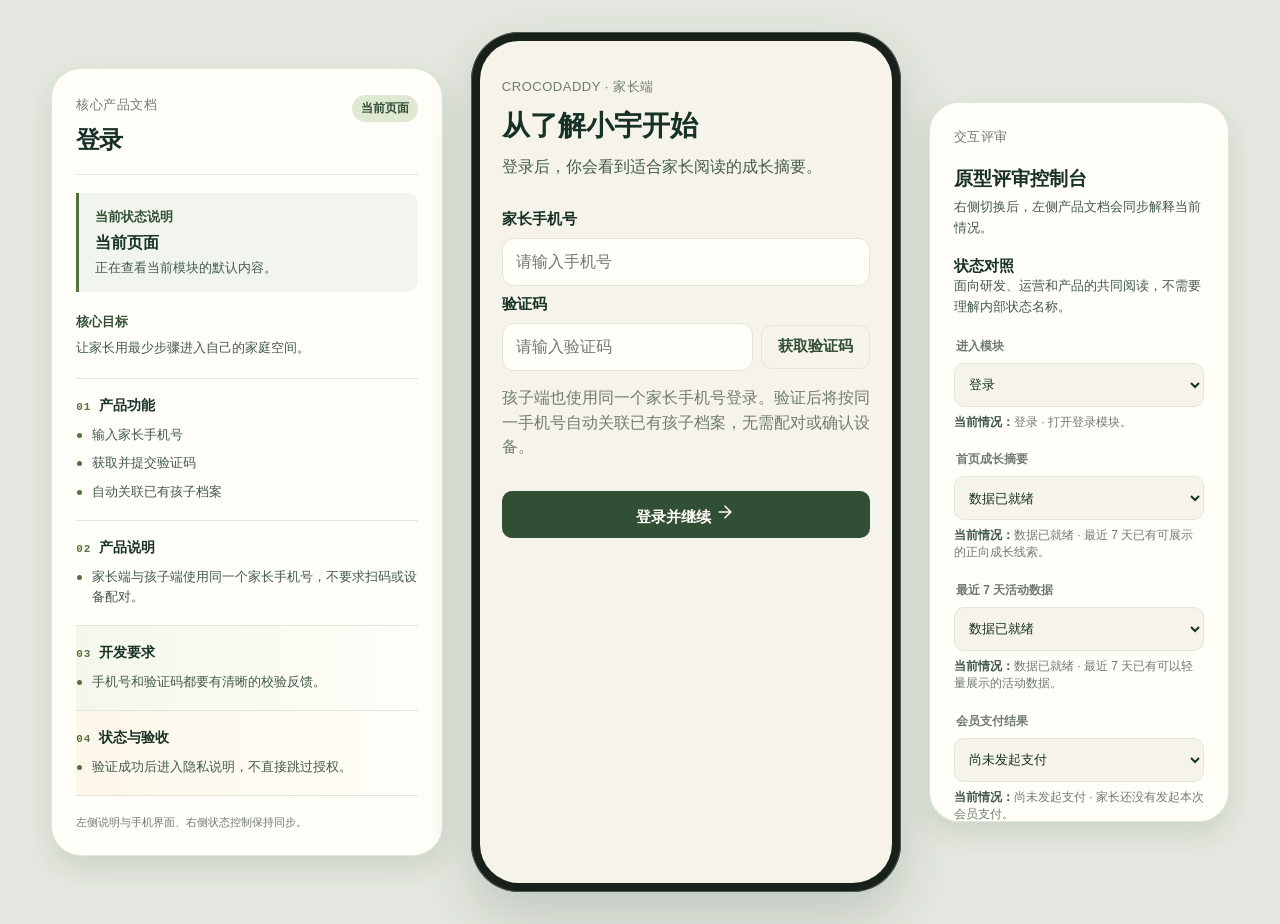
<file: prototype/index.html>
<!doctype html>
<html lang="zh-CN">
  <head>
    <meta charset="UTF-8" />
    <meta name="viewport" content="width=device-width, initial-scale=1" />
    <meta name="theme-color" content="#f6f4ea" />
    <title>CrocoDaddy 家长端原型</title>
    <link rel="stylesheet" href="./styles/tokens.css" />
    <link rel="stylesheet" href="./styles/shell.css" />
    <link rel="stylesheet" href="./styles/components.css" />
    <link rel="stylesheet" href="./styles/screens.css" />
  </head>
  <body>
    <main class="prototype-stage">
      <aside id="product-doc-panel" class="product-doc-panel" aria-label="核心产品文档"></aside>
      <section class="device" aria-label="CrocoDaddy 家长端手机原型">
        <div id="app" class="device__screen" aria-live="polite"></div>
      </section>
      <aside id="review-panel" class="review-panel" aria-label="原型评审控制台"></aside>
    </main>
    <script type="module" src="./src/app.mjs?v=20260918-6"></script>
  </body>
</html>
</file>
<file: prototype/styles/tokens.css>
:root {
  --ink: #183126; --ink-soft: #425a4c; --muted: #6f7b71; --brand: #56723c; --brand-deep: #304f35;
  --sage: #dfe8d2; --cream: #f6f4ea; --paper: #fffef9; --gold: #e7b75d; --line: #dfe6da; --danger: #9b453c;
  --space-1: 4px; --space-2: 8px; --space-3: 12px; --space-4: 16px; --space-5: 20px; --space-6: 24px; --space-8: 32px;
  --touch-target: 44px; --radius-sm: 10px; --radius-md: 18px; --radius-lg: 30px;
  --shadow-sm: 0 3px 10px rgb(38 62 45 / 8%); --shadow-md: 0 12px 28px rgb(38 62 45 / 12%); --shadow-lg: 0 24px 54px rgb(38 62 45 / 18%);
  --font-sans: -apple-system, BlinkMacSystemFont, "SF Pro Text", "PingFang SC", "Noto Sans SC", "Microsoft YaHei", sans-serif;
  --font-size-body-key: 16px;
}
</file>
<file: prototype/styles/shell.css>
* { box-sizing: border-box; }
html, body { margin: 0; min-height: 100%; }
body { color: var(--ink); background: #e4e8e0; font-family: var(--font-sans); font-size: 15px; }
button, input { font: inherit; } button { cursor: pointer; }
.prototype-stage { min-height: 100vh; display: grid; grid-template-columns: minmax(320px, 1fr) minmax(430px, 430px) minmax(280px, 300px); align-items: center; gap: 28px; padding: 32px clamp(20px, 4vw, 56px); }
.product-doc-panel { width: 100%; max-height: min(860px, calc(100vh - 64px)); overflow: auto; border: 1px solid var(--line); border-radius: var(--radius-lg); background: var(--paper); box-shadow: var(--shadow-md); }
.device { width: min(430px, calc(100vw - 32px)); height: min(860px, calc(100vh - 32px)); min-height: 640px; padding: 9px; border-radius: 48px; background: #172019; box-shadow: var(--shadow-lg), inset 0 0 0 1px #4d5a4d; }
.device__screen { width: 100%; height: 100%; overflow-x: hidden; overflow-y: auto; border-radius: 39px; background: var(--cream); }
.review-panel { width: 300px; max-height: min(720px, calc(100vh - 64px)); overflow: auto; padding: 24px; border: 1px solid var(--line); border-radius: var(--radius-lg); background: var(--paper); box-shadow: var(--shadow-md); }
@media (max-width: 1120px) { .prototype-stage { grid-template-columns: minmax(280px, 1fr) minmax(390px, 430px); align-items: start; } .review-panel { grid-column: 1 / -1; width: min(720px, 100%); justify-self: center; max-height: none; } }
@media (max-width: 719px) { .prototype-stage { display: flex; flex-direction: column; align-items: stretch; gap: 16px; padding: 16px; } .product-doc-panel { max-height: none; } .device { align-self: center; height: calc(100vh - 32px); } .review-panel { display: none; } }
@media (prefers-reduced-motion: reduce) { *, *::before, *::after { scroll-behavior: auto !important; transition-duration: .01ms !important; animation-duration: .01ms !important; } }
.app-view, .home-screen, .onboarding { overflow: visible; min-width: 0; padding-bottom: calc(36px + env(safe-area-inset-bottom)); }
</file>
<file: prototype/styles/components.css>
.app-view { min-height: 100%; min-width: 0; padding: 28px 22px calc(36px + env(safe-area-inset-bottom)); overflow: visible; overflow-wrap: anywhere; }
.app-view__main { min-width: 0; }
.app-view__header { display: flex; align-items: flex-start; justify-content: space-between; gap: var(--space-4); margin-bottom: var(--space-6); }
.eyebrow { margin: 0 0 var(--space-2); color: var(--muted); font-size: 13px; letter-spacing: .04em; }
h1, h2, h3, p { margin-top: 0; } h1 { margin-bottom: var(--space-3); font-size: 27px; line-height: 1.25; letter-spacing: -.03em; } h2 { margin-bottom: var(--space-2); font-size: 20px; line-height: 1.35; } p { color: var(--ink-soft); line-height: 1.6; }
.key-body { font-size: var(--font-size-body-key); }
.card { padding: var(--space-5); border: 1px solid rgb(48 79 53 / 8%); border-radius: var(--radius-md); background: var(--paper); box-shadow: var(--shadow-sm); }
.button { min-height: var(--touch-target); padding: 10px 16px; border: 1px solid transparent; border-radius: var(--radius-sm); font-weight: 700; transition: background-color 180ms ease, border-color 180ms ease, color 180ms ease; }
.button:focus-visible, .icon-button:focus-visible, select:focus-visible { outline: 3px solid rgb(231 183 93 / 70%); outline-offset: 2px; }
[data-primary-title]:focus { outline: none; }
.button--primary { color: var(--paper); background: var(--brand-deep); } .button--primary:hover { background: var(--brand); } .button--quiet { color: var(--brand-deep); border-color: var(--line); background: transparent; }
.icon-button { display: inline-grid; min-width: var(--touch-target); min-height: var(--touch-target); place-items: center; padding: 8px; border: 1px solid var(--line); border-radius: 50%; color: var(--ink); background: var(--paper); }
.icon { width: 20px; height: 20px; fill: none; stroke: currentColor; stroke-width: 1.8; stroke-linecap: round; stroke-linejoin: round; }
.primary-nav { display: grid; grid-template-columns: repeat(5, minmax(0, 1fr)); gap: 2px; margin-top: 24px; padding: 5px; border: 1px solid var(--line); border-radius: var(--radius-md); background: rgb(255 254 249 / 80%); }
.primary-nav__item { min-width: 0; min-height: var(--touch-target); display: grid; grid-template-columns: 1fr; grid-template-rows: 20px auto; align-items: center; justify-content: center; gap: 2px; padding: 6px 2px; border: 1px solid transparent; border-radius: 10px; color: var(--ink-soft); background: transparent; font-size: 11px; line-height: 1.15; font-weight: 700; }
.primary-nav__item .icon { justify-self: center; width: 18px; height: 18px; }
.primary-nav__item span { min-width: 0; overflow: hidden; text-overflow: ellipsis; white-space: nowrap; }
.primary-nav__item[aria-current="page"] { border-color: var(--brand); color: var(--brand-deep); background: var(--sage); }
.review-panel h2 { margin: 0 0 6px; font-size: 19px; } .review-panel p { margin-bottom: 18px; font-size: 13px; } .review-group { margin: 20px 0 0; padding: 0; border: 0; } .review-group legend { margin-bottom: 8px; color: var(--muted); font-size: 12px; font-weight: 700; } .review-select { width: 100%; min-height: var(--touch-target); padding: 8px 10px; border: 1px solid var(--line); border-radius: var(--radius-sm); color: var(--ink); background: var(--cream); }
.product-doc { padding: 26px 24px 24px; }
.product-doc__header { display: flex; align-items: flex-start; justify-content: space-between; gap: 14px; padding-bottom: 18px; border-bottom: 1px solid var(--line); }
.product-doc__header h2 { margin: 0; font-size: 24px; letter-spacing: -.03em; }
.product-doc__state { flex: 0 0 auto; padding: 6px 9px; border-radius: 999px; color: var(--brand-deep); background: var(--sage); font-size: 12px; font-weight: 800; line-height: 1.2; }
.product-doc__state--attention { color: #7c4a24; background: #f5e5c6; } .product-doc__state--waiting { color: #50624e; background: #e6ebe0; }
.product-doc__status { margin: 18px 0 20px; padding: 14px 16px; border-left: 3px solid var(--brand); border-radius: 0 var(--radius-sm) var(--radius-sm) 0; background: #f2f5ed; }
.product-doc__status--attention { border-color: var(--gold); background: #fbf4e5; } .product-doc__status--waiting { border-color: #94a88f; background: #f0f3ec; }
.product-doc__status .section-label, .product-doc__purpose .section-label { margin-bottom: 5px; } .product-doc__status strong { display: block; margin-bottom: 4px; color: var(--ink); font-size: 16px; } .product-doc__status p:last-child, .product-doc__purpose p:last-child { margin-bottom: 0; font-size: 13px; line-height: 1.55; }
.product-doc__purpose { padding: 0 0 20px; border-bottom: 1px solid var(--line); }
.product-doc__section { padding: 18px 0; border-bottom: 1px solid var(--line); } .product-doc__section h3 { display: flex; align-items: baseline; gap: 8px; margin: 0 0 10px; color: var(--ink); font-size: 14px; } .product-doc__section h3 span { color: var(--brand); font-family: ui-monospace, SFMono-Regular, Menlo, monospace; font-size: 11px; letter-spacing: .08em; }
.product-doc__section ul { display: grid; gap: 8px; margin: 0; padding: 0; list-style: none; } .product-doc__section li { position: relative; padding-left: 16px; color: var(--ink-soft); font-size: 13px; line-height: 1.55; } .product-doc__section li::before { position: absolute; top: .62em; left: 1px; width: 5px; height: 5px; border-radius: 50%; background: var(--brand); content: ""; }
.product-doc__section--dev { background: linear-gradient(90deg, rgb(223 232 210 / 32%), transparent); } .product-doc__section--acceptance { background: linear-gradient(90deg, rgb(231 183 93 / 10%), transparent); }
.product-doc__footer { margin: 18px 0 0; color: var(--muted); font-size: 11px; line-height: 1.5; }
.review-console .review-current-state { margin: 7px 0 0; color: var(--muted); font-size: 12px; line-height: 1.45; } .review-console .review-current-state strong { color: var(--ink-soft); }
@media (max-width: 719px) { .product-doc { padding: 20px 18px; } .product-doc__header h2 { font-size: 21px; } }
</file>
<file: prototype/styles/screens.css>
.screen-stack { display: grid; gap: var(--space-4); } .screen-note { padding: 14px 16px; border-radius: var(--radius-md); color: var(--ink-soft); background: var(--sage); } .screen-note strong { display: block; margin-bottom: 4px; color: var(--brand-deep); }
.mascot { display: block; width: 154px; max-width: 60%; margin: 0 auto 20px; object-fit: contain; } .home-hero { display: grid; grid-template-columns: 1fr auto; align-items: center; gap: var(--space-3); padding: 20px; border-radius: var(--radius-lg); background: var(--sage); } .home-hero p { margin-bottom: 0; } .home-hero .mascot { width: 120px; margin: 0; }

.home-screen { min-height: 100%; min-width: 0; padding: 26px 20px calc(36px + env(safe-area-inset-bottom)); overflow: visible; overflow-wrap: anywhere; }
.home-header { display: flex; align-items: flex-start; justify-content: space-between; gap: 16px; margin-bottom: 18px; }
.home-header h1 { margin: 0; font-size: 27px; }
.mentor-entry { position: relative; min-height: 286px; overflow: hidden; padding: 24px 20px; border-radius: 30px; background: linear-gradient(140deg, #dfe8d2 0%, #cbdcad 100%); box-shadow: var(--shadow-md); }
.mentor-copy { position: relative; z-index: 1; width: 66%; }
.mentor-chip { display: inline-flex; align-items: center; min-height: 32px; padding: 6px 11px; border-radius: 999px; color: var(--brand-deep); background: rgb(255 255 255 / 72%); font-size: 13px; font-weight: 700; }
.mentor-chip::before { content: ""; width: 7px; height: 7px; margin-right: 7px; border-radius: 50%; background: #73934d; box-shadow: 0 0 0 4px rgb(115 147 77 / 16%); }
.mentor-entry h2 { margin: 15px 0 8px; font-size: 27px; line-height: 1.25; }
.mentor-entry p { margin-bottom: 16px; font-size: 16px; line-height: 1.55; }
.mentor-entry .button { position: relative; z-index: 3; }
.mentor-avatar { position: absolute; right: -16px; bottom: 0; z-index: 0; width: 180px; height: 210px; object-fit: contain; object-position: bottom center; filter: drop-shadow(0 12px 15px rgb(36 55 36 / 15%)); }
.summary-label, .status-kicker { color: var(--muted); font-size: 13px; font-weight: 700; }
.ready-content { display: grid; gap: 12px; margin-top: 20px; }
.home-ready-state { display: flex; align-items: center; gap: 6px; min-height: 26px; padding: 0 3px; color: var(--muted); font-size: 12px; }
.home-ready-state strong { color: var(--brand-deep); font-size: 13px; }
.home-ready-state > span:last-child { margin-left: 3px; }
.home-ready-dot { width: 7px; height: 7px; border-radius: 50%; background: #76a75c; box-shadow: 0 0 0 4px rgb(118 167 92 / 16%); }
.parent-action, .home-status { padding: 18px; border: 1px solid rgb(48 79 53 / 8%); border-radius: 24px; background: var(--paper); box-shadow: var(--shadow-sm); }
.parent-action h3 { margin: 5px 0 3px; font-size: 19px; line-height: 1.35; }
.parent-action p { margin: 0; color: var(--ink-soft); font-size: 16px; line-height: 1.5; }
.parent-action { display: flex; align-items: center; gap: 12px; color: #46381e; background: #f5e8c8; }
.parent-action > .icon:last-child { flex: 0 0 20px; color: #7a6744; }
.action-icon { display: grid; flex: 0 0 48px; width: 48px; height: 48px; place-items: center; border-radius: 16px; color: #5d4a28; background: rgb(255 255 255 / 70%); }
.home-status { margin-top: 20px; }
.home-status h2 { margin: 8px 0; font-size: 21px; }
.status-reason { margin-bottom: 16px; }
.status-next { padding: 13px 14px; border-radius: 15px; background: var(--sage); }
.status-next p { margin: 4px 0 0; color: var(--ink-soft); font-size: 16px; line-height: 1.5; }
.status-recovery { margin-top: 16px; }
.cached-content { margin-top: 14px; padding: 13px 14px; border-left: 3px solid var(--gold); border-radius: 10px; background: #fffaf0; }
.cached-content p { margin: 4px 0; font-size: 16px; }
.cached-content time, .cached-label { color: var(--muted); font-size: 13px; }
.onboarding { min-height: 100%; min-width: 0; padding: 36px 22px calc(36px + env(safe-area-inset-bottom)); overflow: visible; overflow-wrap: anywhere; }
.onboarding h2 { margin: 10px 0; font-size: 28px; line-height: 1.3; }
.onboarding-form { display: grid; gap: 9px; margin-top: 30px; }
.onboarding-form label { color: var(--ink); font-size: 15px; font-weight: 700; }
.onboarding-form input { width: 100%; min-height: 48px; padding: 10px 13px; border: 1px solid var(--line); border-radius: 12px; color: var(--ink); background: var(--paper); font-size: 16px; }
.onboarding-form input:focus-visible { outline: 3px solid rgb(231 183 93 / 70%); outline-offset: 2px; }
.verification-row { display: grid; grid-template-columns: 1fr auto; gap: 8px; align-items: center; }
.form-hint { margin: 6px 0 10px; color: var(--muted); font-size: 16px; line-height: 1.55; }
.onboarding-submit { width: 100%; margin-top: 12px; }
.privacy-list { display: grid; gap: 12px; margin: 28px 0; }
.privacy-item { display: flex; gap: 12px; padding: 16px; border-radius: 18px; background: var(--sage); }
.privacy-item p { margin: 0; font-size: 16px; line-height: 1.6; }
.privacy-mark { display: grid; flex: 0 0 28px; width: 28px; height: 28px; place-items: center; border-radius: 9px; color: var(--paper); background: var(--brand-deep); font-weight: 800; }

.insight-screen, .action-screen { padding-bottom: 34px; }
.insight-card, .action-card, .feedback-card { display: grid; gap: 18px; padding: 20px; border: 1px solid rgb(48 79 53 / 8%); border-radius: 24px; background: var(--paper); box-shadow: var(--shadow-sm); }
.evidence-meta { display: grid; grid-template-columns: 1fr 1fr; gap: 8px; padding: 12px; border-radius: 14px; background: var(--sage); font-size: 14px; line-height: 1.45; }
.evidence-meta b, .section-label, .evidence-block b, .suggestion-block b, .say-block b, .opening b { display: block; margin-bottom: 4px; color: var(--brand-deep); font-size: 13px; font-weight: 800; }
.insight-card article { padding-bottom: 4px; border-bottom: 1px solid var(--line); } .insight-card article:last-of-type { border-bottom: 0; }
.accompany-block { padding: 15px; border-radius: 16px; background: #f4e5d0; } .privacy-note { margin: 0; font-size: 14px; color: var(--muted); }
.agent-header { display: flex; align-items: center; gap: 14px; margin-bottom: 16px; } .agent-header img { width: 76px; height: 76px; object-fit: contain; } .agent-header h1 { margin-bottom: 3px; } .agent-online { color: var(--muted); font-size: 13px; }
.quota-card { display: flex; align-items: center; justify-content: space-between; gap: 12px; margin-bottom: 16px; padding: 13px 15px; border-radius: 15px; background: var(--sage); font-size: 14px; } .quota-card strong { color: var(--brand-deep); }
.agent-thread { display: grid; gap: 14px; } .parent-question, .agent-reply, .agent-action-preview { padding: 16px; border-radius: 20px; background: var(--paper); box-shadow: var(--shadow-sm); } .parent-question { background: var(--brand-deep); } .parent-question span, .parent-question p { color: var(--paper); } .parent-question span { font-size: 13px; font-weight: 800; } .parent-question p { margin: 8px 0 0; }
.reply-title { margin-bottom: 8px; color: var(--brand-deep); font-size: 18px; font-weight: 800; } .evidence-block, .suggestion-block, .say-block { margin-top: 13px; padding: 12px; border-radius: 14px; background: #eef2e8; } .say-block { background: #f4e5d0; } .agent-reply p { margin-bottom: 0; } .evidence-block p, .suggestion-block p, .say-block p { font-size: 15px; }
.agent-action-preview { background: #f4e5c4; } .agent-action-preview b, .agent-action-preview span { display: block; } .agent-action-preview span { margin-top: 4px; color: var(--muted); font-size: 13px; } .agent-action-preview p { margin: 10px 0; font-size: 15px; }
.agent-composer { display: grid; gap: 8px; margin: 16px 0; padding: 15px; border: 1px solid var(--line); border-radius: 20px; background: var(--paper); box-shadow: var(--shadow-sm); } .agent-composer h2 { margin: 0; font-size: 18px; } .composer-controls { display: flex; align-items: center; gap: 8px; } .agent-composer textarea { flex: 1; min-height: 48px; max-height: 96px; resize: vertical; padding: 12px 14px; border: 1px solid var(--line); border-radius: 15px; color: var(--ink); background: var(--paper); font: inherit; font-size: 15px; } .agent-composer textarea:focus-visible { outline: 3px solid rgb(231 183 93 / 70%); outline-offset: 2px; } .composer-status { color: var(--brand-deep); font-size: 12px; } .agent-composer .icon-button { border: 0; background: transparent; }
.agent-chat-screen { display: flex; flex-direction: column; min-height: 100%; padding: 0 0 calc(14px + env(safe-area-inset-bottom)); background: #f4f5ef; }
.agent-chat-header { position: sticky; top: 0; z-index: 2; display: flex; align-items: center; gap: 10px; min-height: 72px; padding: 10px 16px; border-bottom: 1px solid var(--line); background: rgb(246 244 234 / 94%); backdrop-filter: blur(16px); }
.agent-chat-header .icon-button { flex: 0 0 44px; min-width: 44px; min-height: 44px; }
.agent-chat-identity { display: flex; align-items: center; flex: 1; min-width: 0; gap: 9px; }
.agent-chat-identity img { width: 36px; height: 36px; border-radius: 50%; object-fit: contain; background: var(--sage); }
.agent-chat-identity h1 { margin: 0; font-size: 17px; }
.agent-chat-screen .agent-online { display: flex; align-items: center; gap: 5px; color: var(--muted); font-size: 11px; }
.agent-chat-screen .agent-online::before { content: ""; width: 6px; height: 6px; border-radius: 50%; background: #76a75c; }
.chat-quota { flex: 0 0 auto; color: var(--muted); font-size: 10px; }
.chat-thread { display: grid; flex: 1 1 auto; gap: 15px; padding: 18px 15px 20px; }
.chat-date { margin: 0; color: var(--muted); text-align: center; font-size: 11px; }
.chat-row { display: flex; gap: 8px; align-items: flex-end; }
.chat-row--user { justify-content: flex-end; }
.chat-row--assistant { justify-content: flex-start; }
.chat-avatar { flex: 0 0 28px; width: 28px; height: 28px; border-radius: 50%; object-fit: contain; background: var(--sage); }
.chat-bubble { max-width: 82%; padding: 11px 13px; border-radius: 19px; box-shadow: 0 2px 8px rgb(38 62 45 / 8%); }
.chat-bubble p { margin: 0; font-size: 15px; line-height: 1.55; }
.chat-bubble p + p { margin-top: 8px; }
.chat-bubble--user { border-bottom-right-radius: 6px; color: var(--paper); background: var(--brand-deep); }
.chat-bubble--user p { color: var(--paper); }
.chat-bubble--assistant { border-bottom-left-radius: 6px; background: var(--paper); }
.chat-bubble--assistant p { color: var(--ink-soft); }
.chat-bubble--action { background: #f4e5d0; }
.chat-action-button { width: 100%; min-height: 44px; margin-top: 10px; }
.agent-chat-screen > .agent-composer { margin: 0 12px; padding: 8px 9px 7px; border: 1px solid var(--line); border-radius: 22px; background: var(--paper); box-shadow: 0 4px 15px rgb(38 62 45 / 10%); }
.agent-chat-screen > .agent-composer h2 { display: none; }
.agent-chat-screen > .agent-composer .composer-controls { gap: 6px; }
.agent-chat-screen > .agent-composer textarea { min-height: 42px; max-height: 100px; padding: 9px 7px; border: 0; background: transparent; }
.agent-chat-screen > .agent-composer textarea:focus-visible { outline: 0; }
.agent-chat-screen > .agent-composer .icon-button { min-width: 40px; min-height: 40px; }
.agent-chat-screen > .agent-composer .composer-status { padding: 0 8px; font-size: 11px; }
.action-card h2 { margin: 0; font-size: 22px; } .action-meta { display: flex; flex-wrap: wrap; gap: 7px; } .action-meta span { padding: 6px 9px; border-radius: 999px; color: var(--brand-deep); background: var(--sage); font-size: 13px; font-weight: 700; } .action-step { display: flex; gap: 10px; align-items: flex-start; margin-top: 10px; } .action-step b { display: grid; flex: 0 0 28px; width: 28px; height: 28px; place-items: center; border-radius: 9px; color: var(--brand-deep); background: var(--sage); } .action-step p { margin: 2px 0 0; font-size: 16px; } .opening { padding: 14px; border-radius: 15px; background: #f4e5d0; } .opening p { margin: 0; } .feedback-card { margin-top: 16px; gap: 11px; } .feedback-card .section-label { margin-bottom: 0; } .feedback-actions { display: grid; grid-template-columns: repeat(3, 1fr); gap: 8px; } .feedback-actions .button { min-height: 48px; padding-inline: 7px; font-size: 13px; } .feedback-confirmation { padding: 10px 12px; border-radius: 12px; color: var(--brand-deep); background: var(--sage); font-size: 14px; }

@media (max-width: 400px) { .app-view { padding-inline: 16px; } .agent-header img { width: 68px; height: 68px; } .feedback-actions { grid-template-columns: 1fr; } }

@media (max-width: 400px) { .home-screen { padding-inline: 16px; } .mentor-copy { width: 72%; } .mentor-avatar { right: -34px; width: 160px; } .mentor-entry h2 { font-size: 24px; } .verification-row { grid-template-columns: 1fr; } }

.notifications-screen, .family-screen, .membership-screen, .parent-growth-screen, .child-profile-screen, .settings-screen, .settings-detail-screen { padding-bottom: 34px; }
.notification-summary, .notification-card, .payment-feedback { padding: 18px; border: 1px solid rgb(48 79 53 / 8%); border-radius: 22px; background: var(--paper); box-shadow: var(--shadow-sm); }
.notification-summary { margin-bottom: 12px; background: var(--sage); } .notification-summary h2 { margin: 6px 0; font-size: 22px; }
.quiet-note { display: flex; gap: 9px; align-items: flex-start; margin: 12px 0; padding: 13px 14px; border-radius: 15px; color: var(--ink-soft); background: #f4e5d0; font-size: 14px; line-height: 1.5; } .quiet-note .icon { flex: 0 0 18px; margin-top: 2px; }
.notification-list { display: grid; gap: 12px; } .notification-card h2 { margin: 7px 0; font-size: 19px; } .notification-card time { color: var(--muted); font-size: 13px; } .notification-card--care { border-left: 4px solid var(--gold); } .notification-kind { color: var(--brand-deep); font-size: 13px; font-weight: 800; }
.review-entry { margin-top: 16px; padding: 14px; border: 1px dashed var(--line); border-radius: 15px; color: var(--muted); font-size: 13px; line-height: 1.5; } .review-entry p { margin: 4px 0 0; font-size: 13px; }
.family-header { margin-bottom: 14px; }
.family-title-block { min-width: 0; }
.parent-avatar { display: grid; flex: 0 0 32px; width: 32px; height: 32px; place-items: center; border: 1px solid rgb(48 79 53 / 10%); border-radius: 11px; color: var(--paper); background: var(--brand-deep); font-size: 14px; font-weight: 900; }
.family-growth-card, .family-profile-card, .family-membership-card { display: grid; width: 100%; min-width: 0; gap: 13px; margin: 0 0 12px; padding: 18px; border: 1px solid rgb(48 79 53 / 8%); border-radius: 24px; color: var(--ink); text-align: left; box-shadow: var(--shadow-sm); transition: transform 180ms ease, box-shadow 180ms ease; }
.family-growth-card:hover, .family-profile-card:hover, .family-membership-card:hover { transform: translateY(-1px); box-shadow: var(--shadow-md); }
.family-growth-card:focus-visible, .family-profile-card:focus-visible, .family-membership-card:focus-visible, .settings-row:focus-visible { outline: 3px solid rgb(231 183 93 / 70%); outline-offset: 2px; }
.family-growth-card { color: var(--paper); background: var(--brand-deep); }
.family-profile-card { background: var(--sage); }
.family-membership-card { background: #f4e5d0; }
.family-growth-top, .family-profile-top, .membership-card-top { display: flex; align-items: center; justify-content: space-between; gap: 12px; }
.family-growth-identity { display: flex; align-items: center; flex: 1; min-width: 0; gap: 9px; }
.family-growth-identity > div { display: grid; min-width: 0; gap: 3px; }
.family-growth-card .parent-avatar { border-color: rgb(255 255 255 / 20%); color: #fff2bd; background: rgb(255 255 255 / 9%); }
.family-parent-name-row { display: flex; align-items: baseline; min-width: 0; gap: 6px; }
.family-parent-name-row strong { overflow: hidden; color: var(--paper); font-size: 14px; line-height: 1.2; text-overflow: ellipsis; white-space: nowrap; }
.family-parent-name-row small { color: rgb(255 254 249 / 62%); font-size: 10px; line-height: 1.2; white-space: nowrap; }
.family-growth-card h2, .family-profile-card h2, .family-membership-card h2 { margin: 4px 0 0; font-size: 21px; }
.family-growth-identity h2 { margin: 0; }
.family-growth-card .summary-label, .family-growth-card .family-card-link { color: #f1c875; }
.family-level-mark { display: grid; flex: 0 0 50px; align-content: center; justify-items: center; width: 50px; height: 50px; border: 1px solid rgb(255 255 255 / 22%); border-radius: 17px; color: #fff2bd; background: rgb(255 255 255 / 9%); }
.family-level-mark strong { font-size: 20px; line-height: 1; }
.family-level-mark small { margin-top: 3px; color: rgb(255 254 249 / 66%); font-size: 9px; font-weight: 700; line-height: 1; }
.family-growth-lead { margin: 0; color: rgb(255 254 249 / 76%); font-size: 14px; line-height: 1.5; }
.family-progress { height: 7px; overflow: hidden; border-radius: 999px; background: rgb(48 79 53 / 14%); }
.family-growth-card .family-progress { background: rgb(255 254 249 / 18%); }
.family-progress span { display: block; height: 100%; border-radius: inherit; background: var(--gold); }
.family-growth-meta, .family-profile-meta, .membership-card-meta { display: flex; flex-wrap: wrap; justify-content: space-between; gap: 6px 10px; color: var(--muted); font-size: 11px; line-height: 1.4; }
.family-growth-card .family-growth-meta { color: rgb(255 254 249 / 68%); }
.family-card-link { display: inline-flex; align-items: center; gap: 6px; color: var(--brand-deep); font-size: 13px; font-weight: 800; }
.family-card-link .icon { width: 16px; height: 16px; }
.family-avatar { display: grid; flex: 0 0 52px; width: 52px; height: 52px; place-items: center; border-radius: 18px; color: var(--paper); background: var(--brand-deep); font-size: 22px; font-weight: 800; }
.family-profile-top > div { min-width: 0; flex: 1; }
.profile-tags { display: flex; flex-wrap: wrap; gap: 5px; margin-top: 8px; }
.profile-tags span { padding: 5px 8px; border-radius: 999px; color: var(--brand-deep); background: rgb(255 254 249 / 72%); font-size: 11px; font-weight: 800; }
.family-membership-card strong { color: var(--brand-deep); font-size: 22px; }
.family-membership-card strong small { font-size: 11px; font-weight: 700; }
.membership-card-meta { color: #7b5a2d; }

.parent-growth-hero { display: grid; grid-template-columns: auto minmax(0, 1fr); gap: 13px 12px; padding: 19px; border-radius: 25px; color: var(--paper); background: var(--brand-deep); box-shadow: var(--shadow-md); }
.parent-growth-level { display: grid; width: 68px; height: 68px; place-items: center; align-content: center; border: 1px solid rgb(255 255 255 / 22%); border-radius: 21px; color: #fff2bd; background: rgb(255 255 255 / 9%); }
.parent-growth-level span { font-size: 23px; font-weight: 900; line-height: 1; }
.parent-growth-level small { margin-top: 5px; color: rgb(255 254 249 / 70%); font-size: 10px; }
.parent-growth-hero h2 { margin: 4px 0 2px; color: var(--paper); font-size: 22px; }
.parent-growth-hero .summary-label { color: #f1c875; }
.growth-period { margin: 0; color: var(--muted); font-size: 11px; line-height: 1.4; }
.parent-growth-hero .growth-period { color: rgb(255 254 249 / 65%); }
.growth-points { grid-column: 1 / -1; display: flex; align-items: baseline; gap: 5px; }
.growth-points strong { color: #fff2bd; font-size: 32px; line-height: 1; }
.growth-points span { color: rgb(255 254 249 / 70%); font-size: 12px; }
.family-progress--light { grid-column: 1 / -1; background: rgb(255 254 249 / 18%); }
.parent-growth-meta { grid-column: 1 / -1; display: flex; justify-content: space-between; gap: 10px; color: rgb(255 254 249 / 70%); font-size: 11px; }
.growth-compare-card, .growth-dimension-card, .growth-next-card, .profile-detail-card { margin-top: 13px; padding: 17px 18px; border: 1px solid rgb(48 79 53 / 8%); border-radius: 22px; background: var(--paper); box-shadow: var(--shadow-sm); }
.growth-compare-card { background: #f4e5d0; }
.growth-compare-card .section-label, .growth-next-card .section-label { margin-bottom: 5px; }
.growth-compare-card h2, .growth-next-card h2 { margin: 0 0 6px; color: var(--brand-deep); font-size: 20px; line-height: 1.35; }
.growth-compare-card p:last-child, .growth-next-card p { margin-bottom: 0; font-size: 14px; line-height: 1.5; }
.growth-section-heading { display: flex; align-items: flex-end; justify-content: space-between; gap: 10px; }
.growth-section-heading h2 { margin: 3px 0 0; font-size: 20px; }
.growth-dimensions { display: grid; gap: 15px; margin-top: 15px; }
.growth-dimension-heading { display: flex; align-items: baseline; justify-content: space-between; gap: 8px; }
.growth-dimension-heading strong { color: var(--brand-deep); font-size: 14px; }
.growth-dimension-heading span { color: var(--brand); font-size: 13px; font-weight: 800; }
.dimension-bar { height: 6px; margin-top: 7px; overflow: hidden; border-radius: 999px; background: var(--sage); }
.dimension-bar span { display: block; height: 100%; border-radius: inherit; background: var(--brand); }
.growth-dimension p { margin: 5px 0 0; color: var(--muted); font-size: 12px; line-height: 1.4; }
.growth-next-card { background: var(--sage); }
.growth-next-card .button { width: 100%; margin-top: 13px; }
.growth-method-note, .profile-edit-note { margin: 13px 2px 0; color: var(--muted); font-size: 11px; line-height: 1.45; }

.child-profile-hero { display: flex; align-items: center; gap: 13px; padding: 19px; border-radius: 24px; background: var(--sage); box-shadow: var(--shadow-sm); }
.child-profile-hero > div { min-width: 0; }
.child-profile-hero h2 { margin: 4px 0 0; font-size: 23px; }
.profile-detail-card p:last-child { margin-bottom: 0; }
.profile-detail-row, .settings-info-row { display: flex; align-items: baseline; justify-content: space-between; gap: 16px; padding: 12px 0; border-bottom: 1px solid var(--line); }
.profile-detail-row:first-of-type, .settings-info-row:first-of-type { margin-top: 4px; }
.profile-detail-row:last-child, .settings-info-row:last-child { padding-bottom: 0; border-bottom: 0; }
.profile-detail-row span, .settings-info-row span { color: var(--muted); font-size: 13px; }
.profile-detail-row strong, .settings-info-row strong { color: var(--ink); font-size: 13px; text-align: right; }
.profile-device-card { display: flex; gap: 13px; align-items: flex-start; }
.device-icon { display: grid; flex: 0 0 44px; width: 44px; height: 44px; place-items: center; border-radius: 14px; color: var(--brand-deep); background: var(--sage); }
.profile-device-card h2 { margin: 4px 0; font-size: 19px; }
.profile-device-card p { margin-bottom: 0; }
.profile-edit-note { display: grid; gap: 3px; padding: 13px 14px; border-radius: 15px; background: #f4e5d0; }
.profile-edit-note strong { color: #7b5a2d; }

.settings-lead { margin: -6px 0 18px; }
.settings-groups { display: grid; gap: 20px; }
.settings-group .section-label { margin: 0 2px 7px; }
.settings-list { overflow: hidden; border: 1px solid rgb(48 79 53 / 8%); border-radius: 20px; background: var(--paper); box-shadow: var(--shadow-sm); }
.settings-row { display: flex; align-items: center; justify-content: space-between; gap: 12px; width: 100%; min-height: 66px; padding: 13px 15px; border: 0; border-bottom: 1px solid var(--line); color: var(--ink); background: transparent; text-align: left; }
.settings-row:last-child { border-bottom: 0; }
.settings-row:hover { background: #fcfdf8; }
.settings-row > span { display: grid; min-width: 0; gap: 3px; }
.settings-row strong { font-size: 15px; }
.settings-row small { overflow-wrap: anywhere; color: var(--muted); font-size: 12px; line-height: 1.4; }
.settings-row > .icon { flex: 0 0 18px; width: 18px; height: 18px; color: var(--muted); }
.settings-detail-card { margin-bottom: 13px; padding: 18px; border: 1px solid rgb(48 79 53 / 8%); border-radius: 22px; background: var(--paper); box-shadow: var(--shadow-sm); }
.settings-detail-card h2 { margin: 5px 0; font-size: 20px; }
.settings-detail-card p:last-child { margin-bottom: 0; }
.account-identity { display: flex; align-items: center; gap: 12px; }
.account-avatar { display: grid; flex: 0 0 48px; width: 48px; height: 48px; place-items: center; border-radius: 16px; color: var(--paper); background: var(--brand-deep); font-weight: 900; }
.settings-production-note { display: grid; gap: 4px; padding: 13px 14px; border-radius: 15px; color: var(--muted); background: #f4e5d0; font-size: 12px; line-height: 1.5; }
.settings-production-note strong { color: #7b5a2d; }
.settings-toggle-card { display: grid; gap: 0; }
.settings-toggle-card > .section-label { margin-bottom: 2px; }
.settings-toggle-row { display: flex; align-items: center; justify-content: space-between; gap: 13px; padding: 14px 0; border-bottom: 1px solid var(--line); }
.settings-toggle-row:last-of-type { border-bottom: 0; }
.settings-toggle-row strong { font-size: 15px; }
.settings-toggle-row p { margin: 4px 0 0; color: var(--muted); font-size: 12px; line-height: 1.4; }
.toggle { position: relative; display: block; flex: 0 0 52px; width: 52px; height: 44px; padding: 9px 3px; border: 0; border-radius: 999px; background: #cbd4c9; }
.toggle span { display: block; width: 26px; height: 26px; border-radius: 50%; background: var(--paper); transition: transform 180ms ease; }
.toggle--on { background: var(--brand); }
.toggle--on span { transform: translateX(20px); }
.settings-status { margin: 11px 0 0; color: var(--brand-deep); font-size: 13px; font-weight: 700; }
.help-contact-card { display: grid; gap: 8px; margin-bottom: 13px; padding: 18px; border-radius: 22px; color: var(--paper); background: var(--brand-deep); box-shadow: var(--shadow-md); }
.help-contact-card .section-label { margin-bottom: 0; color: #f1c875; }
.help-contact-card h2 { margin: 0; color: var(--paper); font-size: 20px; }
.help-contact-card p { margin: 0; color: rgb(255 254 249 / 76%); }
.help-contact-card .button { margin-top: 5px; color: var(--brand-deep); background: #fff2d5; }
.membership-lead { margin-bottom: 16px; } .plans { display: grid; gap: 10px; } .plan-card { display: grid; grid-template-columns: 1fr auto; gap: 3px 10px; align-items: center; min-height: 76px; padding: 13px 15px; border: 1px solid var(--line); border-radius: 18px; color: var(--ink); background: var(--paper); text-align: left; } .plan-card--selected { border: 2px solid var(--brand); background: var(--sage); } .plan-name { font-weight: 800; } .plan-card strong { font-size: 23px; } .plan-detail { grid-column: 1 / -1; color: var(--muted); font-size: 13px; } .agreement { display: flex; gap: 8px; align-items: center; margin: 16px 0 10px; color: var(--muted); font-size: 13px; } .agreement input { width: 18px; height: 18px; accent-color: var(--brand); } .payment-button { width: 100%; } .payment-button:disabled { cursor: not-allowed; opacity: .55; } .payment-feedback { margin-top: 14px; } .payment-plan { color: var(--brand-deep); font-size: 14px; font-weight: 800; } .payment-feedback p { margin: 5px 0 10px; } .payment-feedback--processing, .payment-feedback--syncing { background: var(--sage); } .payment-feedback--failed { background: #fff5eb; } .membership-fact { margin-top: 14px; color: var(--muted); font-size: 13px; line-height: 1.5; }

/* The outer screen owns the frame; only its direct child screen scrolls. */
#app { height: 100%; min-height: 0; min-width: 0; display: flex; flex-direction: column; overflow: hidden; }
#app > .app-view { height: 100%; min-height: 0; min-width: 0; display: flex; flex-direction: column; padding: 0; overflow: hidden; }
#app > .app-view > [data-screen], #app > .app-view > .onboarding { flex: 1 1 auto; min-height: 0; min-width: 0; overflow-x: hidden; overflow-y: auto; }
#app > .app-view > .primary-nav { flex: 0 0 auto; min-width: 0; margin-top: 0; margin-bottom: env(safe-area-inset-bottom); }
.composer-controls { min-width: 0; }
.composer-controls textarea { min-width: 0; }
.composer-controls .icon-button { flex: 0 0 44px; }
.toggle { min-height: 44px; height: 44px; }

/* Parent actions and monthly audio curriculum */
.home-module-grid { display: grid; gap: 12px; }
.home-module-card { display: flex; align-items: center; gap: 13px; width: 100%; min-width: 0; padding: 15px; border: 1px solid rgb(48 79 53 / 8%); border-radius: 22px; color: var(--ink); text-align: left; box-shadow: var(--shadow-sm); transition: transform 180ms ease, box-shadow 180ms ease; }
.home-module-card:hover { transform: translateY(-1px); box-shadow: var(--shadow-md); }
.home-module-card:focus-visible { outline: 3px solid rgb(231 183 93 / 70%); outline-offset: 2px; }
.home-module-card--weekend { background: #f4e5d0; }
.home-module-card--course { background: #e4eadb; }
.module-glyph { display: grid; flex: 0 0 48px; width: 48px; height: 48px; place-items: center; border-radius: 16px; color: var(--brand-deep); background: rgb(255 254 249 / 72%); font-size: 25px; font-weight: 800; }
.home-module-card--course .module-glyph { color: #8a6335; }
.module-copy { display: grid; min-width: 0; gap: 3px; }
.module-copy strong { overflow: hidden; font-size: 17px; line-height: 1.35; text-overflow: ellipsis; white-space: nowrap; }
.module-copy > span:not(.summary-label) { overflow: hidden; color: var(--ink-soft); font-size: 13px; text-overflow: ellipsis; white-space: nowrap; }
.module-copy em { display: inline-flex; align-items: center; gap: 4px; margin-top: 4px; color: var(--brand-deep); font-size: 13px; font-style: normal; font-weight: 800; }
.module-copy em .icon { width: 15px; height: 15px; }

.weekend-screen, .course-screen, .course-lesson-screen { padding-bottom: 38px; }
.weekend-location-note { display: flex; align-items: center; gap: 8px; margin: -8px 0 14px; padding: 10px 12px; border-radius: 13px; color: var(--ink-soft); background: #edf1e8; font-size: 12px; line-height: 1.45; }
.weekend-location-note .icon { flex: 0 0 17px; width: 17px; height: 17px; color: var(--brand); }
.weekend-hero { display: grid; grid-template-columns: 118px minmax(0, 1fr); gap: 15px; align-items: center; padding: 16px; border-radius: 25px; color: var(--paper); background: var(--brand-deep); box-shadow: var(--shadow-md); }
.weekend-hero-art { position: relative; display: grid; width: 118px; height: 142px; place-items: center; overflow: hidden; border-radius: 20px; background: #4c6d48; }
.weekend-sun { position: absolute; top: 18px; right: 17px; width: 34px; height: 34px; border-radius: 50%; background: #edc879; box-shadow: 0 0 0 9px rgb(237 200 121 / 14%); }
.weekend-orbit { position: absolute; border: 1px solid rgb(255 255 255 / 34%); border-radius: 50%; transform: rotate(-25deg); }
.weekend-orbit--one { width: 105px; height: 50px; }
.weekend-orbit--two { width: 77px; height: 121px; }
.weekend-hero-mark { position: relative; z-index: 1; color: #fff7dc; font-size: 17px; font-weight: 800; line-height: 1.35; letter-spacing: .16em; text-align: center; }
.weekend-hero-copy { min-width: 0; }
.weekend-kicker { display: inline-flex; margin-bottom: 7px; color: #f4d48a; font-size: 12px; font-weight: 800; letter-spacing: .06em; }
.weekend-hero h2 { margin-bottom: 8px; color: var(--paper); font-size: 22px; line-height: 1.3; }
.weekend-hero p { margin: 0; color: rgb(255 254 249 / 78%); font-size: 14px; line-height: 1.55; }
.weekend-details { display: grid; gap: 17px; margin-top: 13px; padding: 19px; border: 1px solid rgb(48 79 53 / 8%); border-radius: 23px; background: var(--paper); box-shadow: var(--shadow-sm); }
.weekend-detail-grid { display: grid; grid-template-columns: 1.18fr .82fr; gap: 14px; padding-bottom: 15px; border-bottom: 1px solid var(--line); }
.weekend-detail-grid > div { display: grid; min-width: 0; gap: 4px; }
.weekend-detail-grid strong { color: var(--ink); font-size: 15px; line-height: 1.4; }
.weekend-detail-grid span:not(.summary-label) { color: var(--muted); font-size: 13px; line-height: 1.4; }
.weekend-tags { display: flex; flex-wrap: wrap; gap: 7px; }
.weekend-tags span { padding: 6px 9px; border-radius: 999px; color: var(--brand-deep); background: var(--sage); font-size: 12px; font-weight: 800; }
.weekend-reason, .weekend-prep { padding: 13px 14px; border-radius: 16px; background: #eef2e8; }
.weekend-prep { background: #f4e5d0; }
.weekend-reason p:last-child, .weekend-prep p:last-child { margin: 0; }
.weekend-feedback-card { margin-top: 13px; }
.weekend-source-note { margin: 13px 2px 0; color: var(--muted); font-size: 12px; line-height: 1.5; }

.course-hero { display: grid; grid-template-columns: minmax(0, 1fr) 104px; gap: 13px; align-items: center; padding: 18px; border-radius: 25px; background: #e4eadb; box-shadow: var(--shadow-sm); }
.course-hero-copy { min-width: 0; }
.course-kicker { display: inline-flex; margin-bottom: 8px; color: var(--brand-deep); font-size: 12px; font-weight: 800; letter-spacing: .04em; }
.course-hero h2 { margin-bottom: 6px; color: var(--brand-deep); font-size: 22px; line-height: 1.32; }
.course-hero p { margin: 0; font-size: 14px; line-height: 1.55; }
.course-stat-row { display: flex; flex-wrap: wrap; gap: 6px; margin-top: 12px; }
.course-stat-row span { padding: 5px 7px; border-radius: 8px; color: var(--brand-deep); background: rgb(255 254 249 / 72%); font-size: 11px; font-weight: 800; }
.course-art { position: relative; display: grid; width: 104px; height: 126px; place-items: center; overflow: hidden; border-radius: 21px; background: #304f35; isolation: isolate; }
.course-art--compact { width: 54px; height: 58px; border-radius: 15px; }
.course-art__glow { position: absolute; width: 74px; height: 74px; border-radius: 50%; background: rgb(231 183 93 / 38%); filter: blur(2px); }
.course-art__orb { position: absolute; width: 35px; height: 35px; border: 2px solid #f1cb7c; border-radius: 50%; background: rgb(246 244 234 / 14%); box-shadow: 0 0 0 8px rgb(231 183 93 / 10%); }
.course-art__line { position: absolute; border: 1px solid rgb(255 254 249 / 36%); border-radius: 50%; transform: rotate(-30deg); }
.course-art__line--one { width: 115px; height: 55px; }
.course-art__line--two { width: 75px; height: 120px; }
.course-art__dot { position: absolute; width: 4px; height: 4px; border-radius: 50%; background: #fff2bd; }
.course-art__dot--one { top: 21px; left: 21px; }
.course-art__dot--two { right: 18px; bottom: 22px; }
.course-art__label { position: relative; z-index: 1; color: #fff7dc; font-size: 14px; font-weight: 800; letter-spacing: .12em; }
.course-art--shadow { background: #6a6946; }
.course-art--shadow .course-art__orb { border-radius: 45% 55% 48% 52%; transform: translateY(19px) rotate(-22deg); }
.course-art--map { background: #715b42; }
.course-art--map .course-art__orb { border-radius: 8px; transform: rotate(45deg); }
.course-art--moon { background: #4e6074; }
.course-art--moon .course-art__orb { background: #f0d38b; }
.course-art--capsule { background: #755b68; }
.course-art--capsule .course-art__orb { width: 25px; height: 46px; border-radius: 14px; }
.course-art--family { background: #4f6a5a; }
.course-profile { display: grid; gap: 13px; margin-top: 13px; padding: 17px 18px; border: 1px solid rgb(48 79 53 / 8%); border-radius: 22px; background: var(--paper); box-shadow: var(--shadow-sm); }
.course-profile p { margin-bottom: 0; }
.profile-tags { display: flex; flex-wrap: wrap; gap: 7px; }
.profile-tags span { padding: 6px 9px; border-radius: 9px; color: #7b5a2d; background: #fff2d5; font-size: 12px; font-weight: 800; }
.course-plan { display: grid; gap: 19px; }
.course-week { display: grid; gap: 10px; }
.week-heading { display: flex; align-items: flex-end; justify-content: space-between; gap: 10px; }
.week-heading h2 { margin: 3px 0 0; color: var(--ink); font-size: 18px; }
.week-label { color: var(--brand); font-size: 12px; font-weight: 800; }
.week-focus { flex: 0 0 auto; padding: 5px 8px; border-radius: 999px; color: var(--muted); background: #eef2e8; font-size: 11px; font-weight: 800; }
.course-lesson-list { display: grid; gap: 8px; }
.course-lesson-row { display: grid; grid-template-columns: 27px 54px minmax(0, 1fr) 22px; gap: 9px; align-items: center; width: 100%; min-width: 0; padding: 9px; border: 1px solid var(--line); border-radius: 17px; color: var(--ink); background: var(--paper); text-align: left; box-shadow: 0 2px 7px rgb(38 62 45 / 5%); }
.course-lesson-row:hover { border-color: #b8c8ae; background: #fcfdf8; }
.course-lesson-row:focus-visible { outline: 3px solid rgb(231 183 93 / 70%); outline-offset: 2px; }
.lesson-number { color: var(--brand); font-size: 12px; font-weight: 900; }
.lesson-copy { display: grid; min-width: 0; gap: 3px; }
.lesson-copy strong { overflow: hidden; font-size: 14px; line-height: 1.4; text-overflow: ellipsis; white-space: nowrap; }
.lesson-copy span { overflow: hidden; color: var(--muted); font-size: 11px; text-overflow: ellipsis; white-space: nowrap; }
.lesson-state { display: grid; min-width: 22px; min-height: 22px; place-items: center; color: var(--brand); font-size: 11px; font-weight: 800; }
.lesson-state .icon { width: 17px; height: 17px; }
.lesson-courseware { display: grid; gap: 0; margin-top: 13px; padding: 13px; border-radius: 27px; color: var(--paper); background: var(--brand-deep); box-shadow: var(--shadow-md); }
.lesson-slide { overflow: hidden; border-radius: 21px; background: #e4eadb; }
.lesson-slide__visual { padding: 10px; }
.lesson-slide__visual .course-art { width: 100%; height: 214px; border-radius: 17px; }
.lesson-slide__meta { display: flex; align-items: center; justify-content: space-between; gap: 10px; padding: 0 15px 13px; color: var(--brand-deep); font-size: 12px; }
.lesson-slide__meta span { color: var(--muted); }
.lesson-slide__meta strong { font-size: 13px; }
.lesson-courseware__copy { padding: 16px 4px 2px; }
.lesson-duration { color: #f1c875; font-size: 12px; font-weight: 800; }
.lesson-courseware__copy h2 { margin: 7px 0 5px; color: var(--paper); font-size: 22px; line-height: 1.35; }
.lesson-courseware__copy p { margin: 0; color: rgb(255 254 249 / 72%); font-size: 13px; line-height: 1.45; }
.audio-player { display: grid; gap: 11px; margin-top: 13px; padding: 0 4px 3px; border-radius: 22px; background: transparent; }
.audio-player__label { display: flex; align-items: center; justify-content: space-between; color: rgb(255 254 249 / 72%); font-size: 12px; }
.audio-player__label span:first-child { color: #fff2bd; font-weight: 800; }
.audio-progress { height: 6px; overflow: hidden; border-radius: 999px; background: rgb(255 254 249 / 24%); }
.audio-progress span { display: block; height: 100%; border-radius: inherit; background: #f1c875; transition: width 220ms ease; }
.audio-time { display: flex; justify-content: space-between; color: rgb(255 254 249 / 68%); font-size: 11px; }
.play-button { display: flex; align-items: center; justify-content: center; gap: 8px; min-height: 52px; border: 0; border-radius: 15px; color: var(--brand-deep); background: #fff2d5; font-size: 15px; font-weight: 800; }
.play-button:hover { background: #ffe8b2; }
.play-button:focus-visible { outline: 3px solid rgb(231 183 93 / 80%); outline-offset: 2px; }
.play-button .icon { width: 20px; height: 20px; }
.lesson-course-list { display: grid; gap: 12px; margin-top: 13px; padding: 17px 15px 15px; border: 1px solid rgb(48 79 53 / 8%); border-radius: 23px; background: var(--paper); box-shadow: var(--shadow-sm); }
.lesson-course-list__header { display: flex; align-items: flex-end; justify-content: space-between; gap: 12px; }
.lesson-course-list__header h2 { margin: 3px 0 0; color: var(--brand-deep); font-size: 19px; }
.lesson-course-list__header > span { padding: 5px 8px; border-radius: 999px; color: var(--brand-deep); background: #eef2e8; font-size: 11px; font-weight: 800; }
.course-lesson-list--embedded { gap: 7px; }
.course-lesson-row--current { border-color: #d5a84f; background: #fff9eb; box-shadow: 0 0 0 2px rgb(231 183 93 / 18%); }
.course-lesson-row--current .lesson-state { color: #9b6c2d; font-size: 10px; }

@media (max-width: 400px) {
  .weekend-hero { grid-template-columns: 94px minmax(0, 1fr); gap: 11px; padding: 13px; }
  .weekend-hero-art { width: 94px; height: 132px; }
  .weekend-hero h2 { font-size: 20px; }
  .weekend-detail-grid { grid-template-columns: 1fr; gap: 12px; }
  .course-hero { grid-template-columns: minmax(0, 1fr) 82px; padding: 14px; }
  .course-art { width: 82px; height: 112px; }
  .course-lesson-row { grid-template-columns: 24px 48px minmax(0, 1fr) 19px; gap: 7px; padding: 8px; }
  .course-art--compact { width: 48px; height: 54px; }
  .lesson-copy strong { font-size: 13px; }
  .lesson-copy span { font-size: 10px; }
  .lesson-slide__visual .course-art { height: 184px; }
  .lesson-course-list { padding-inline: 12px; }
}

/* Activity summary: a warm, scan-first translation of child activity into parent value. */
.activity-summary-card { display: grid; gap: 12px; padding: 17px; border: 1px solid rgb(48 79 53 / 8%); border-radius: 22px; background: #eef2e8; box-shadow: var(--shadow-sm); }
.activity-summary-head { display: flex; align-items: flex-start; justify-content: space-between; gap: 10px; }
.activity-summary-head .section-label { margin-bottom: 4px; }
.activity-summary-head h2 { margin: 0; color: var(--brand-deep); font-size: 20px; line-height: 1.3; }
.activity-range { flex: 0 0 auto; padding: 5px 8px; border-radius: 999px; color: var(--brand-deep); background: rgb(255 254 249 / 76%); font-size: 11px; font-weight: 800; }
.activity-summary-lead { margin: 0; color: var(--ink-soft); font-size: 15px; line-height: 1.55; }
.growth-line-signal { display: flex; align-items: center; justify-content: space-between; gap: 10px; padding: 10px 12px; border-radius: 14px; background: rgb(255 254 249 / 78%); }
.growth-line-signal span { color: var(--muted); font-size: 12px; }
.growth-line-signal strong { color: var(--brand-deep); font-size: 14px; line-height: 1.35; text-align: right; }
.activity-summary-change { display: grid; gap: 4px; padding: 12px 13px; border-radius: 15px; background: #f4e5d0; }
.activity-summary-change .section-label { margin-bottom: 0; }
.activity-summary-change strong { color: var(--brand-deep); font-size: 15px; line-height: 1.35; }
.activity-summary-change p { margin: 0; font-size: 14px; line-height: 1.45; }
.activity-evidence { color: var(--muted); font-size: 11px; line-height: 1.35; }
.growth-line-meta { display: flex; flex-wrap: wrap; justify-content: space-between; gap: 6px 10px; color: var(--muted); font-size: 11px; line-height: 1.4; }
.activity-summary-button { width: 100%; }
.activity-summary-privacy, .activity-privacy-note { margin: 0; color: var(--muted); font-size: 11px; line-height: 1.45; }

.activity-screen { padding-bottom: 34px; }
.activity-stale-note { display: flex; align-items: flex-start; gap: 8px; margin: -8px 0 13px; padding: 10px 12px; border-radius: 13px; color: var(--ink-soft); background: #fff5dc; font-size: 12px; line-height: 1.45; }
.activity-stale-dot { flex: 0 0 8px; width: 8px; height: 8px; margin-top: 4px; border-radius: 50%; background: var(--gold); }
.activity-overview { display: grid; gap: 13px; padding: 18px; border-radius: 24px; color: var(--paper); background: var(--brand-deep); box-shadow: var(--shadow-md); }
.activity-overview-topline { display: flex; align-items: center; justify-content: space-between; gap: 10px; }
.activity-overview .section-label { margin: 0; color: #f1c875; }
.activity-updated { color: rgb(255 254 249 / 66%); font-size: 11px; }
.activity-overview h2 { margin: 0; color: var(--paper); font-size: 22px; line-height: 1.35; }
.activity-detail-stats { display: grid; grid-template-columns: repeat(3, minmax(0, 1fr)); gap: 7px; }
.activity-detail-stat { display: grid; min-width: 0; gap: 3px; padding: 10px 9px; border-radius: 14px; background: rgb(255 254 249 / 10%); }
.activity-detail-stat span { color: rgb(255 254 249 / 70%); font-size: 11px; }
.activity-detail-stat strong { overflow-wrap: anywhere; color: #fff2bd; font-size: 18px; line-height: 1.25; }
.activity-detail-stat small { overflow-wrap: anywhere; color: rgb(255 254 249 / 62%); font-size: 10px; line-height: 1.35; }
.activity-change-card, .activity-records, .activity-next, .activity-state-card { margin-top: 13px; padding: 17px 18px; border: 1px solid rgb(48 79 53 / 8%); border-radius: 22px; background: var(--paper); box-shadow: var(--shadow-sm); }
.activity-change-card { background: #f4e5d0; }
.activity-change-card .section-label, .activity-next .section-label { margin-bottom: 5px; }
.activity-change-card h2, .activity-next h2 { margin: 0 0 6px; color: var(--brand-deep); font-size: 21px; line-height: 1.35; }
.activity-change-card p { margin: 0 0 8px; font-size: 15px; line-height: 1.5; }
.activity-section-heading { display: flex; align-items: flex-end; justify-content: space-between; gap: 10px; }
.activity-section-heading h2 { margin: 3px 0 0; color: var(--ink); font-size: 20px; }
.activity-count { flex: 0 0 auto; padding: 5px 8px; border-radius: 999px; color: var(--brand-deep); background: var(--sage); font-size: 11px; font-weight: 800; }
.activity-record-list { display: grid; gap: 8px; margin-top: 13px; }
.activity-record { display: grid; grid-template-columns: 42px minmax(0, 1fr); gap: 11px; align-items: center; padding: 11px; border: 1px solid var(--line); border-radius: 16px; background: #fffef9; }
.activity-record-icon { display: grid; width: 42px; height: 42px; place-items: center; border-radius: 14px; color: var(--brand-deep); background: var(--sage); font-size: 20px; font-weight: 800; }
.activity-record:nth-child(2) .activity-record-icon { color: #7b5a2d; background: #fff2d5; }
.activity-record:nth-child(3) .activity-record-icon { color: #4e6074; background: #e8edf1; }
.activity-record-copy { min-width: 0; }
.activity-record-copy > div { display: flex; justify-content: space-between; gap: 8px; }
.activity-record-type { color: var(--brand); font-size: 11px; font-weight: 800; }
.activity-record-copy time { color: var(--muted); font-size: 11px; }
.activity-record h3 { overflow-wrap: anywhere; margin: 5px 0 2px; color: var(--ink); font-size: 15px; line-height: 1.35; }
.activity-record p { margin: 0; color: var(--muted); font-size: 13px; line-height: 1.4; }
.activity-next { background: var(--sage); }
.activity-next > p:not(.section-label) { margin: 0 0 13px; font-size: 15px; line-height: 1.5; }
.activity-next .button, .activity-state-card .button { width: 100%; }
.activity-state-card { display: grid; gap: 9px; background: var(--paper); }
.activity-state-card h2 { margin: 0; color: var(--brand-deep); font-size: 21px; line-height: 1.35; }
.activity-state-card p { margin: 0; }
.activity-state-card .button { margin-top: 3px; }

@media (max-width: 400px) {
  .activity-summary-card { padding: 15px; }
  .growth-line-signal { align-items: flex-start; }
  .growth-line-signal strong { max-width: 62%; }
  .activity-overview { padding: 15px; }
  .activity-overview h2 { font-size: 20px; }
  .activity-detail-stats { gap: 4px; }
  .activity-detail-stat { padding: 9px 7px; }
  .activity-detail-stat strong { font-size: 16px; }
  .activity-change-card, .activity-records, .activity-next, .activity-state-card { padding: 15px; }
  .activity-record { grid-template-columns: 38px minmax(0, 1fr); gap: 9px; padding: 9px; }
  .activity-record-icon { width: 38px; height: 38px; border-radius: 12px; }
}
</file>
